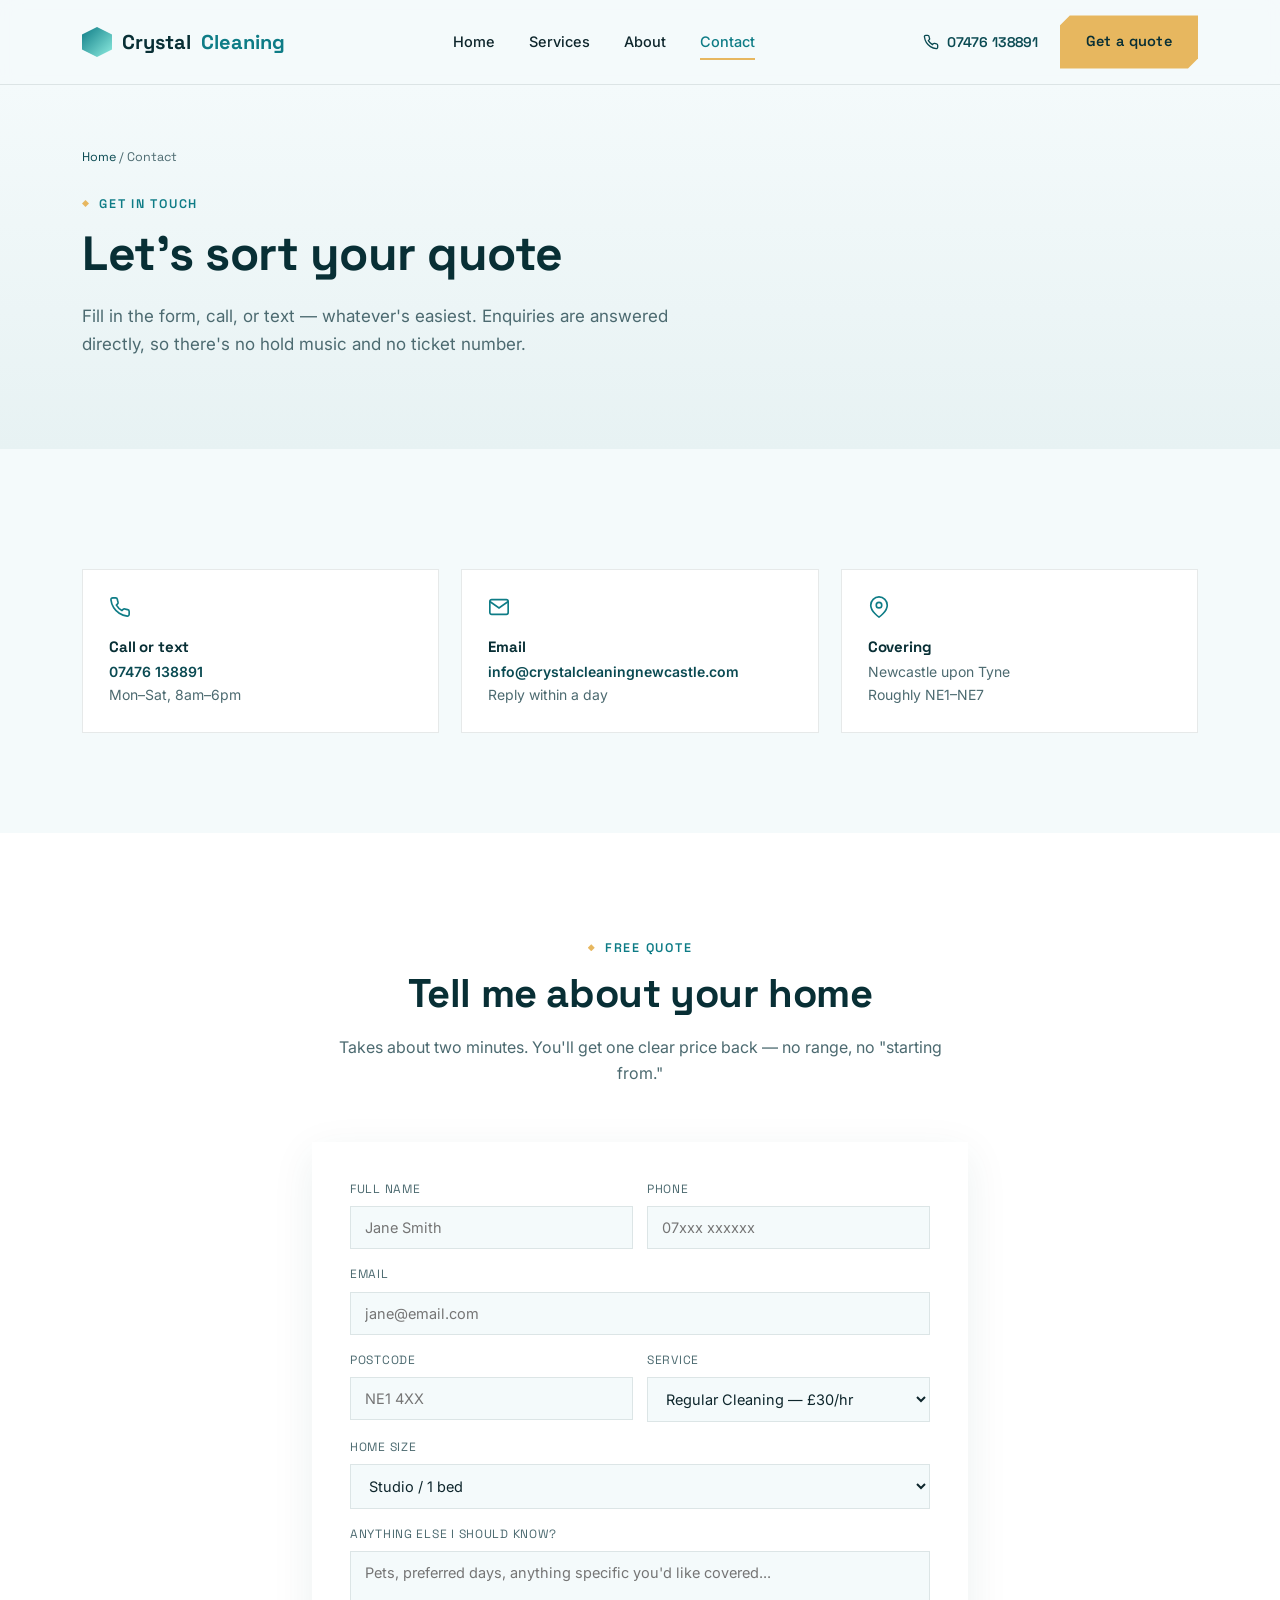
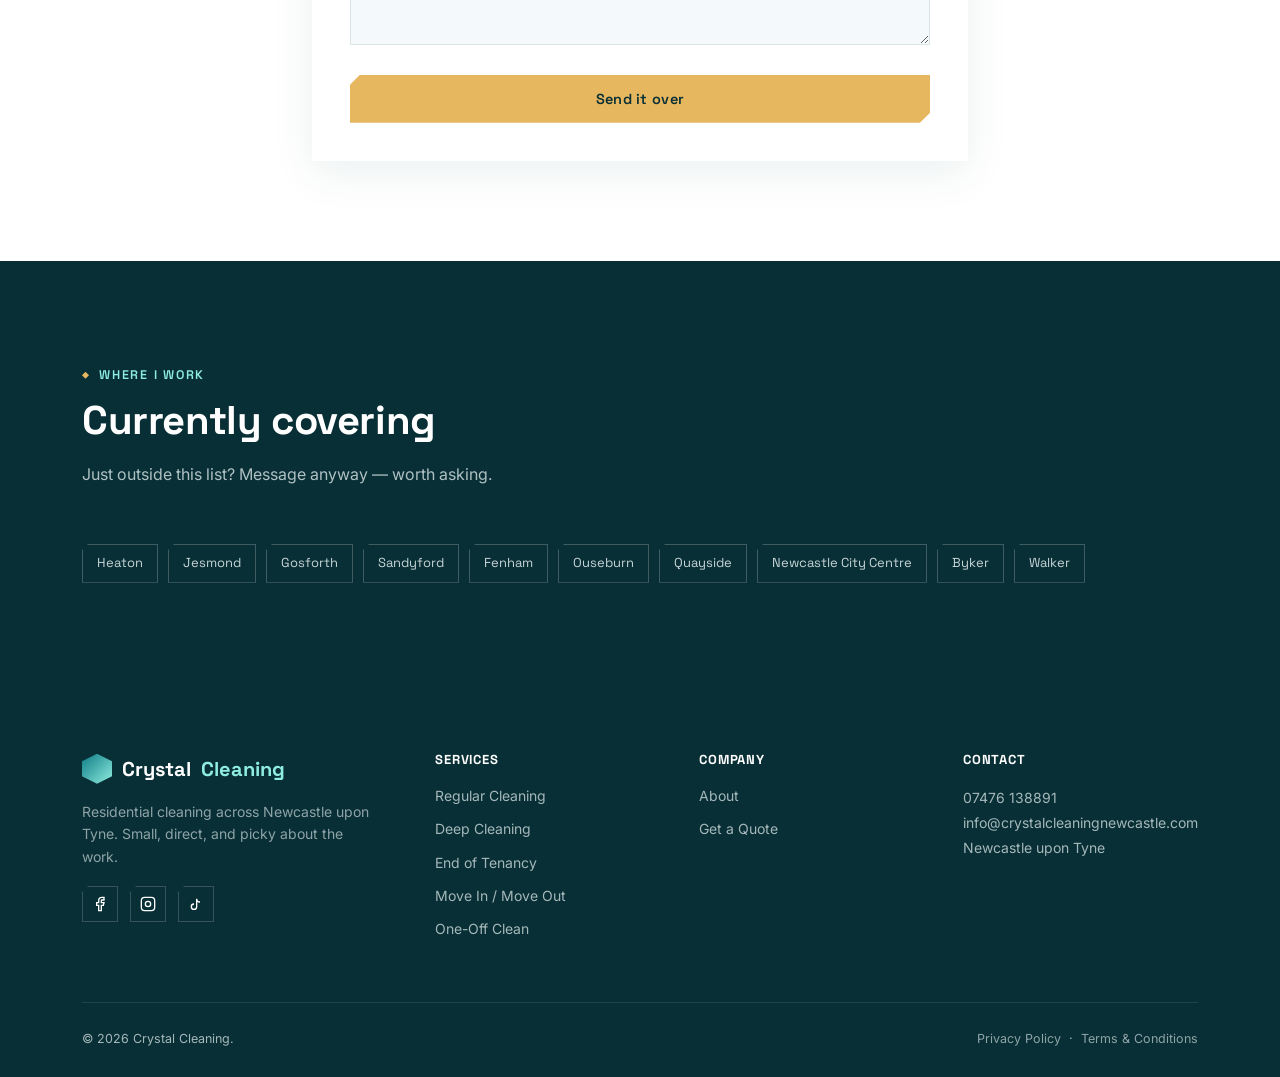
<file: contact.html>
<!DOCTYPE html>
<html lang="en-GB">
<head>
<meta charset="UTF-8">
<meta name="viewport" content="width=device-width, initial-scale=1.0">
<title>Contact — Crystal Cleaning, Newcastle</title>
<meta name="description" content="Get a free, no-obligation cleaning quote from Crystal Cleaning, Newcastle. Usually a reply within a day.">
<link rel="preconnect" href="https://fonts.googleapis.com">
<link rel="preconnect" href="https://fonts.gstatic.com" crossorigin>
<link href="https://fonts.googleapis.com/css2?family=Space+Grotesk:wght@500;600;700&family=Inter:wght@400;500;600;700&display=swap" rel="stylesheet">
<link rel="stylesheet" href="style.css">
</head>
<body>

<header class="site-header">
  <div class="wrap">
    <a href="index.html" class="logo"><span class="logo-mark"></span>Crystal<span>Cleaning</span></a>
    <nav class="main-nav">
      <a href="index.html">Home</a>
      <a href="services.html">Services</a>
      <a href="about.html">About</a>
      <a href="contact.html" class="active">Contact</a>
    </nav>
    <div class="header-cta">
      <a href="tel:07476138891" class="header-phone">
        <svg viewBox="0 0 24 24" fill="none" stroke="currentColor" stroke-width="2"><path d="M22 16.92v3a2 2 0 0 1-2.18 2 19.79 19.79 0 0 1-8.63-3.07 19.5 19.5 0 0 1-6-6 19.79 19.79 0 0 1-3.07-8.67A2 2 0 0 1 4.11 2h3a2 2 0 0 1 2 1.72c.127.96.361 1.903.7 2.81a2 2 0 0 1-.45 2.11L8.09 9.91a16 16 0 0 0 6 6l1.27-1.27a2 2 0 0 1 2.11-.45c.907.339 1.85.573 2.81.7A2 2 0 0 1 22 16.92z"/></svg>
        07476 138891
      </a>
      <a href="contact.html" class="btn btn-primary">Get a quote</a>
      <button class="nav-toggle" id="navToggle" aria-label="Open menu">
        <svg viewBox="0 0 24 24" fill="none" stroke="currentColor" stroke-width="2"><line x1="3" y1="6" x2="21" y2="6"/><line x1="3" y1="12" x2="21" y2="12"/><line x1="3" y1="18" x2="21" y2="18"/></svg>
      </button>
    </div>
  </div>
</header>

<div class="mobile-menu" id="mobileMenu">
  <button class="mobile-menu-close" id="mobileMenuClose" aria-label="Close menu">
    <svg viewBox="0 0 24 24" fill="none" stroke="currentColor" stroke-width="2"><line x1="18" y1="6" x2="6" y2="18"/><line x1="6" y1="6" x2="18" y2="18"/></svg>
  </button>
  <a href="index.html">Home</a>
  <a href="services.html">Services</a>
  <a href="about.html">About</a>
  <a href="contact.html" class="active">Contact</a>
  <a href="tel:07476138891">07476 138891</a>
</div>

<main>

  <section class="page-hero">
    <div class="wrap">
      <div class="breadcrumb"><a href="index.html">Home</a> / Contact</div>
      <div class="eyebrow">Get in touch</div>
      <h1>Let's sort your quote</h1>
      <p class="lede">Fill in the form, call, or text — whatever's easiest. Enquiries are answered directly, so there's no hold music and no ticket number.</p>
    </div>
  </section>

  <section class="section">
    <div class="wrap">
      <div class="contact-info-grid">
        <div class="contact-info-card reveal">
          <svg viewBox="0 0 24 24" fill="none" stroke="currentColor" stroke-width="1.8"><path d="M22 16.92v3a2 2 0 0 1-2.18 2 19.79 19.79 0 0 1-8.63-3.07 19.5 19.5 0 0 1-6-6 19.79 19.79 0 0 1-3.07-8.67A2 2 0 0 1 4.11 2h3a2 2 0 0 1 2 1.72c.127.96.361 1.903.7 2.81a2 2 0 0 1-.45 2.11L8.09 9.91a16 16 0 0 0 6 6l1.27-1.27a2 2 0 0 1 2.11-.45c.907.339 1.85.573 2.81.7A2 2 0 0 1 22 16.92z"/></svg>
          <h4>Call or text</h4>
          <p><a href="tel:07476138891">07476 138891</a><br>Mon–Sat, 8am–6pm</p>
        </div>
        <div class="contact-info-card reveal">
          <svg viewBox="0 0 24 24" fill="none" stroke="currentColor" stroke-width="1.8"><path d="M4 4h16c1.1 0 2 .9 2 2v12c0 1.1-.9 2-2 2H4c-1.1 0-2-.9-2-2V6c0-1.1.9-2 2-2z"/><polyline points="22 6 12 13 2 6"/></svg>
          <h4>Email</h4>
          <p><a href="mailto:info@crystalcleaningnewcastle.com">info@crystalcleaningnewcastle.com</a><br>Reply within a day</p>
        </div>
        <div class="contact-info-card reveal">
          <svg viewBox="0 0 24 24" fill="none" stroke="currentColor" stroke-width="1.8"><path d="M21 10c0 7-9 13-9 13s-9-6-9-13a9 9 0 0 1 18 0z"/><circle cx="12" cy="10" r="3"/></svg>
          <h4>Covering</h4>
          <p>Newcastle upon Tyne<br>Roughly NE1–NE7</p>
        </div>
      </div>
    </div>
  </section>

  <section class="section section-alt">
    <div class="wrap" style="max-width: 720px;">
      <div class="section-head center">
        <div class="eyebrow">Free Quote</div>
        <h2>Tell me about your home</h2>
        <p>Takes about two minutes. You'll get one clear price back — no range, no "starting from."</p>
      </div>

      <form class="quote-form" id="quoteForm" style="clip-path: none; box-shadow: 0 12px 40px rgba(10,74,82,.08);">
        <div class="field-row">
          <div class="field">
            <label for="name">Full name</label>
            <input type="text" id="name" name="name" required placeholder="Jane Smith">
          </div>
          <div class="field">
            <label for="phone">Phone</label>
            <input type="tel" id="phone" name="phone" required placeholder="07xxx xxxxxx">
          </div>
        </div>

        <div class="field">
          <label for="email">Email</label>
          <input type="email" id="email" name="email" required placeholder="jane@email.com">
        </div>

        <div class="field-row">
          <div class="field">
            <label for="postcode">Postcode</label>
            <input type="text" id="postcode" name="postcode" required placeholder="NE1 4XX">
          </div>
          <div class="field">
            <label for="service">Service</label>
            <select id="service" name="service">
              <option>Regular Cleaning — £30/hr</option>
              <option>Deep Cleaning — £200 flat</option>
              <option>End of Tenancy — £300 flat</option>
              <option>Move In / Move Out — £40/hr</option>
              <option>One-Off Clean — £30/hr</option>
              <option>Not sure yet</option>
            </select>
          </div>
        </div>

        <div class="field">
          <label for="bedrooms">Home size</label>
          <select id="bedrooms" name="bedrooms">
            <option>Studio / 1 bed</option>
            <option>2 bed</option>
            <option>3 bed</option>
            <option>4+ bed</option>
          </select>
        </div>

        <div class="field">
          <label for="message">Anything else I should know?</label>
          <textarea id="message" name="message" rows="4" placeholder="Pets, preferred days, anything specific you'd like covered..."></textarea>
        </div>

        <button type="submit" class="btn btn-primary">Send it over</button>
        <p class="form-status" id="formStatus">Thanks — I'll be in touch within a day.</p>
      </form>
    </div>
  </section>

  <!-- ============ AREAS ============ -->
  <section class="section process">
    <div class="wrap">
      <div class="section-head">
        <div class="eyebrow">Where I work</div>
        <h2>Currently covering</h2>
        <p style="color: rgba(231,242,243,.75);">Just outside this list? Message anyway — worth asking.</p>
      </div>
      <div class="areas-list">
        <span>Heaton</span>
        <span>Jesmond</span>
        <span>Gosforth</span>
        <span>Sandyford</span>
        <span>Fenham</span>
        <span>Ouseburn</span>
        <span>Quayside</span>
        <span>Newcastle City Centre</span>
        <span>Byker</span>
        <span>Walker</span>
      </div>
    </div>
  </section>

</main>

<footer class="site-footer">
  <div class="wrap">
    <div class="footer-top">
      <div class="footer-brand">
        <a href="index.html" class="logo"><span class="logo-mark"></span>Crystal<span>Cleaning</span></a>
        <p>Residential cleaning across Newcastle upon Tyne. Small, direct, and picky about the work.</p>
        <div class="footer-socials">
          <a href="#" aria-label="Facebook"><svg viewBox="0 0 24 24" fill="none" stroke="currentColor" stroke-width="2"><path d="M18 2h-3a5 5 0 0 0-5 5v3H7v4h3v8h4v-8h3l1-4h-4V7a1 1 0 0 1 1-1h3z"/></svg></a>
          <a href="#" aria-label="Instagram"><svg viewBox="0 0 24 24" fill="none" stroke="currentColor" stroke-width="2"><rect x="2" y="2" width="20" height="20" rx="5"/><circle cx="12" cy="12" r="4"/><line x1="17.5" y1="6.5" x2="17.5" y2="6.5"/></svg></a>
          <a href="#" aria-label="TikTok"><svg viewBox="0 0 24 24" fill="none" stroke="currentColor" stroke-width="2"><path d="M9 12a4 4 0 1 0 4 4V4a5 5 0 0 0 5 5"/></svg></a>
        </div>
      </div>
      <div class="footer-col">
        <h4>Services</h4>
        <ul>
          <li><a href="services.html#regular">Regular Cleaning</a></li>
          <li><a href="services.html#deep">Deep Cleaning</a></li>
          <li><a href="services.html#tenancy">End of Tenancy</a></li>
          <li><a href="services.html#moving">Move In / Move Out</a></li>
          <li><a href="services.html#one-off">One-Off Clean</a></li>
        </ul>
      </div>
      <div class="footer-col">
        <h4>Company</h4>
        <ul>
          <li><a href="about.html">About</a></li>
          <li><a href="contact.html">Get a Quote</a></li>
        </ul>
      </div>
      <div class="footer-col">
        <h4>Contact</h4>
        <address>
          07476 138891<br>
          info@crystalcleaningnewcastle.com<br>
          Newcastle upon Tyne
        </address>
      </div>
    </div>
    <div class="footer-bottom">
      <span>© 2026 Crystal Cleaning.</span>
      <span><a href="#">Privacy Policy</a> &nbsp;·&nbsp; <a href="#">Terms &amp; Conditions</a></span>
    </div>
  </div>
</footer>

<script src="script.js"></script>
</body>
</html>
</file>
<file: style.css>
/* ============================================================
   CRYSTAL CLEANING — design tokens
   Signature: a "cut facet" corner (inspired by a cut gemstone)
   used consistently on cards, images, buttons and dividers.
   ============================================================ */

:root {
  /* colour */
  --bg:        #F4FAFB;
  --bg-alt:    #E7F2F3;
  --surface:   #FFFFFF;
  --ink:       #0E262C;
  --ink-soft:  #4C6A70;
  --teal:      #0E7C86;
  --teal-deep: #0A4A52;
  --teal-dark: #082F35;
  --aqua:      #8FEDE0;
  --gold:      #E7B75F;
  --gold-deep: #C9963E;
  --line:      rgba(14, 38, 44, 0.10);

  /* type */
  --f-display: "Space Grotesk", "Manrope", sans-serif;
  --f-body:    "Inter", sans-serif;
  --f-label:   "Space Grotesk", monospace;

  /* facet cut size */
  --cut: 22px;
  --cut-sm: 12px;

  /* motion */
  --ease: cubic-bezier(.22,.68,0,1);
}

@media (prefers-reduced-motion: reduce) {
  * { animation-duration: 0.001ms !important; animation-iteration-count: 1 !important; transition-duration: 0.001ms !important; scroll-behavior: auto !important; }
}

* { box-sizing: border-box; }
html {
  scroll-behavior: smooth;
  overflow-x: hidden; /* guards against decorative facet/shard elements peeking past the edge on narrow screens */
  -webkit-text-size-adjust: 100%;
}

body {
  margin: 0;
  background: var(--bg);
  color: var(--ink);
  font-family: var(--f-body);
  font-size: 16px;
  line-height: 1.6;
  -webkit-font-smoothing: antialiased;
  overflow-wrap: break-word; /* long emails/urls never force horizontal scroll */
}

img { max-width: 100%; display: block; }

a { color: inherit; text-decoration: none; }

/* ---------- visible keyboard focus (never rely on hover/click alone) ---------- */
a:focus-visible,
button:focus-visible,
input:focus-visible,
select:focus-visible,
textarea:focus-visible {
  outline: 2px solid var(--teal);
  outline-offset: 3px;
  border-radius: 2px;
}
.btn:focus-visible { outline-offset: 4px; }
.field input:focus-visible,
.field select:focus-visible,
.field textarea:focus-visible { outline-offset: 0; }

h1, h2, h3, h4 {
  font-family: var(--f-display);
  color: var(--teal-dark);
  margin: 0 0 0.5em;
  line-height: 1.08;
  letter-spacing: -0.01em;
}

p { margin: 0 0 1em; color: var(--ink-soft); }

.wrap {
  max-width: 1180px;
  margin: 0 auto;
  padding: 0 32px;
}

.eyebrow {
  display: inline-flex;
  align-items: center;
  gap: 10px;
  font-family: var(--f-label);
  font-size: 12.5px;
  letter-spacing: 0.14em;
  text-transform: uppercase;
  color: var(--teal);
  font-weight: 600;
  margin-bottom: 14px;
}
.eyebrow::before {
  content: "";
  width: 7px; height: 7px;
  background: var(--gold);
  clip-path: polygon(50% 0%, 100% 50%, 50% 100%, 0% 50%);
  flex: none;
}

section { position: relative; }

/* ---------- facet cut utility (the signature shape) ---------- */
.facet {
  clip-path: polygon(
    var(--cut) 0%, 100% 0%, 100% calc(100% - var(--cut)), calc(100% - var(--cut)) 100%, 0% 100%, 0% var(--cut)
  );
}
.facet-sm {
  clip-path: polygon(
    var(--cut-sm) 0%, 100% 0%, 100% calc(100% - var(--cut-sm)), calc(100% - var(--cut-sm)) 100%, 0% 100%, 0% var(--cut-sm)
  );
}
.facet-rev {
  clip-path: polygon(
    0% 0%, calc(100% - var(--cut)) 0%, 100% var(--cut), 100% 100%, var(--cut) 100%, 0% calc(100% - var(--cut))
  );
}

/* ---------- buttons ---------- */
.btn {
  --cut-btn: 10px;
  display: inline-flex;
  align-items: center;
  gap: 10px;
  padding: 15px 26px;
  font-family: var(--f-label);
  font-size: 14.5px;
  font-weight: 600;
  letter-spacing: 0.02em;
  border: none;
  cursor: pointer;
  clip-path: polygon(var(--cut-btn) 0%, 100% 0%, 100% calc(100% - var(--cut-btn)), calc(100% - var(--cut-btn)) 100%, 0% 100%, 0% var(--cut-btn));
  transition: transform .35s var(--ease), box-shadow .35s var(--ease), background .35s var(--ease);
}
.btn-primary {
  background: var(--gold);
  color: var(--teal-dark);
}
.btn-primary:hover { background: #f0c471; transform: translateY(-2px); box-shadow: 0 10px 24px rgba(231,183,95,.35); }

.btn-ghost {
  background: transparent;
  color: var(--surface);
  border: 1px solid rgba(255,255,255,.4);
}
.btn-ghost:hover { border-color: #fff; background: rgba(255,255,255,.08); }

.btn-dark {
  background: var(--teal-dark);
  color: var(--surface);
}
.btn-dark:hover { background: var(--teal-deep); transform: translateY(-2px); }

/* ============================================================
   HEADER
   ============================================================ */
.site-header {
  position: sticky;
  top: 0;
  z-index: 50;
  background: rgba(244, 250, 251, 0.86);
  backdrop-filter: blur(10px);
  border-bottom: 1px solid var(--line);
}
.site-header .wrap {
  display: flex;
  align-items: center;
  justify-content: space-between;
  height: 84px;
}
.logo {
  display: flex;
  align-items: center;
  gap: 10px;
  font-family: var(--f-display);
  font-weight: 700;
  font-size: 20px;
  color: var(--teal-dark);
}
.logo-mark {
  width: 30px; height: 30px;
  background: linear-gradient(135deg, var(--teal), var(--aqua));
  clip-path: polygon(50% 0%, 100% 25%, 100% 75%, 50% 100%, 0% 75%, 0% 25%);
  flex: none;
}
.logo span { color: var(--teal); }

.main-nav {
  display: flex;
  align-items: center;
  gap: 34px;
}
.main-nav a {
  font-size: 14.5px;
  font-weight: 500;
  color: var(--ink);
  position: relative;
  padding: 6px 0;
}
.main-nav a::after {
  content: "";
  position: absolute;
  left: 0; bottom: 0;
  width: 0; height: 2px;
  background: var(--gold);
  transition: width .3s var(--ease);
}
.main-nav a:hover::after { width: 100%; }

.header-cta { display: flex; align-items: center; gap: 22px; }
.header-phone {
  font-family: var(--f-label);
  font-size: 14px;
  font-weight: 600;
  color: var(--teal-deep);
  display: flex;
  align-items: center;
  gap: 8px;
}
.header-phone svg { width: 16px; height: 16px; }

.nav-toggle { display: none; }

/* ============================================================
   HERO
   ============================================================ */
.hero {
  background: linear-gradient(180deg, var(--bg) 0%, var(--bg-alt) 100%);
  overflow: hidden;
  padding: 76px 0 0;
}
.hero .wrap {
  display: grid;
  grid-template-columns: 1.05fr 0.95fr;
  gap: 40px;
  align-items: center;
}
.hero-copy h1 {
  font-size: clamp(38px, 4.6vw, 62px);
  max-width: 12.5ch;
}
.hero-copy .lede {
  font-size: 18px;
  max-width: 46ch;
  margin-bottom: 30px;
}
.hero-actions {
  display: flex;
  align-items: center;
  gap: 22px;
  flex-wrap: wrap;
  margin-bottom: 40px;
}
.hero-note {
  font-size: 13.5px;
  color: var(--ink-soft);
  font-family: var(--f-label);
}

.hero-stats {
  display: flex;
  gap: 30px;
  flex-wrap: wrap;
  padding-top: 26px;
  border-top: 1px solid var(--line);
}
.hero-stats div { display: flex; align-items: center; gap: 10px; }
.hero-stats svg { width: 22px; height: 22px; color: var(--teal); flex: none; }
.hero-stats span { font-size: 13.5px; font-weight: 500; color: var(--ink); max-width: 14ch; }

.hero-visual {
  position: relative;
  aspect-ratio: 4/4.6;
}
.hero-visual .frame {
  position: absolute;
  inset: 0;
  background: linear-gradient(145deg, var(--teal-deep), var(--teal) 55%, var(--aqua));
  clip-path: polygon(38px 0%, 100% 0%, 100% calc(100% - 38px), calc(100% - 38px) 100%, 0% 100%, 0% 38px);
  overflow: hidden;
}
.hero-visual img {
  width: 100%; height: 100%; object-fit: cover;
  mix-blend-mode: normal;
  opacity: .92;
}
.hero-visual .shard {
  position: absolute;
  background: var(--gold);
  clip-path: polygon(50% 0%, 100% 38%, 82% 100%, 18% 100%, 0% 38%);
}
.hero-visual .shard-1 { width: 92px; height: 92px; top: -30px; right: 30px; opacity: .95; }
.hero-visual .shard-2 { width: 46px; height: 46px; bottom: 40px; left: -20px; background: var(--surface); opacity: .85; }
.hero-visual .badge {
  position: absolute;
  bottom: 22px; left: 22px;
  background: rgba(8, 47, 53, 0.82);
  backdrop-filter: blur(6px);
  color: #fff;
  padding: 14px 18px;
  font-family: var(--f-label);
  font-size: 12.5px;
  letter-spacing: .05em;
  text-transform: uppercase;
  clip-path: polygon(10px 0%, 100% 0%, 100% 100%, 0% 100%, 0% 10px);
}
.hero-visual .badge strong { display: block; font-size: 15px; color: var(--aqua); letter-spacing: 0; text-transform: none; font-family: var(--f-body); font-weight: 700; margin-top: 2px; }

/* trust strip */
.trust-strip {
  background: var(--teal-dark);
  margin-top: 70px;
}
.trust-strip .wrap {
  display: grid;
  grid-template-columns: repeat(4, 1fr);
  gap: 0;
}
.trust-item {
  display: flex;
  align-items: center;
  gap: 12px;
  padding: 22px 20px;
  border-left: 1px solid rgba(255,255,255,.1);
  color: #E7F2F3;
  font-size: 14px;
  font-weight: 500;
}
.trust-item:first-child { border-left: none; padding-left: 0; }
.trust-item svg { width: 22px; height: 22px; color: var(--aqua); flex: none; }

/* ============================================================
   SECTION HEADERS
   ============================================================ */
.section { padding: 100px 0; }
.section-alt { background: var(--surface); }
.section-head {
  max-width: 640px;
  margin-bottom: 56px;
}
.section-head.center { margin-left: auto; margin-right: auto; text-align: center; }
.section-head h2 { font-size: clamp(28px, 3.2vw, 40px); }

/* ============================================================
   SERVICES
   ============================================================ */
.services-grid {
  display: grid;
  grid-template-columns: repeat(3, 1fr);
  gap: 22px;
}
.service-card {
  background: var(--surface);
  border: 1px solid var(--line);
  padding: 34px 28px 30px;
  transition: transform .4s var(--ease), box-shadow .4s var(--ease), border-color .4s var(--ease);
}
.service-card:hover {
  transform: translateY(-6px);
  box-shadow: 0 22px 40px rgba(10,74,82,.10);
  border-color: transparent;
}
.service-icon {
  width: 52px; height: 52px;
  background: var(--bg-alt);
  display: flex; align-items: center; justify-content: center;
  margin-bottom: 22px;
  clip-path: polygon(8px 0%, 100% 0%, 100% 100%, 0% 100%, 0% 8px);
}
.service-icon svg { width: 26px; height: 26px; color: var(--teal); }
.service-card h3 { font-size: 19px; margin-bottom: 8px; }
.service-card p { font-size: 14.5px; margin-bottom: 18px; }
.service-card .link {
  font-family: var(--f-label);
  font-size: 13px;
  font-weight: 600;
  color: var(--teal-deep);
  display: inline-flex;
  align-items: center;
  gap: 6px;
}
.service-card .link svg { width: 13px; height: 13px; transition: transform .3s var(--ease); }
.service-card:hover .link svg { transform: translateX(4px); }

/* ============================================================
   FEATURE (regular cleaning split)
   ============================================================ */
.feature {
  display: grid;
  grid-template-columns: 0.95fr 1.05fr;
  gap: 64px;
  align-items: center;
}
.feature-img { position: relative; aspect-ratio: 3/3.6; }
.feature-img .frame {
  position: absolute; inset: 0;
  background: var(--bg-alt);
  overflow: hidden;
  clip-path: polygon(0% 0%, calc(100% - 30px) 0%, 100% 30px, 100% 100%, 30px 100%, 0% calc(100% - 30px));
}
.feature-img img { width: 100%; height: 100%; object-fit: cover; }
.checklist { list-style: none; margin: 0 0 32px; padding: 0; }
.checklist li {
  display: flex;
  gap: 14px;
  align-items: flex-start;
  padding: 13px 0;
  border-bottom: 1px solid var(--line);
  font-size: 15px;
  color: var(--ink);
}
.checklist li:first-child { padding-top: 0; }
.checklist svg { width: 18px; height: 18px; color: var(--teal); margin-top: 2px; flex: none; }

/* ============================================================
   EXTRAS
   ============================================================ */
.extras-scroller {
  display: grid;
  grid-template-columns: repeat(4, 1fr);
  gap: 18px;
}
.extra-card {
  position: relative;
  aspect-ratio: 1/1.05;
  overflow: hidden;
  clip-path: polygon(16px 0%, 100% 0%, 100% 100%, 0% 100%, 0% 16px);
}
.extra-card img { width: 100%; height: 100%; object-fit: cover; transition: transform .6s var(--ease); }
.extra-card:hover img { transform: scale(1.08); }
.extra-card .tint {
  position: absolute; inset: 0;
  background: linear-gradient(180deg, rgba(8,47,53,0) 40%, rgba(8,47,53,.86) 100%);
}
.extra-card .label {
  position: absolute; left: 16px; right: 16px; bottom: 16px;
  color: #fff;
}
.extra-card .label h4 { color: #fff; font-size: 15px; margin-bottom: 4px; }
.extra-card .label p { color: rgba(255,255,255,.75); font-size: 12.5px; margin: 0; }

/* ============================================================
   PROCESS
   ============================================================ */
.process {
  background: var(--teal-dark);
  color: var(--surface);
}
.process .section-head h2, .process .eyebrow { color: var(--surface); }
.process .eyebrow { color: var(--aqua); }
.process-grid {
  display: grid;
  grid-template-columns: repeat(4, 1fr);
  gap: 0;
  position: relative;
}
.process-step {
  padding: 0 26px 0 0;
  position: relative;
}
.process-step:not(:last-child)::after {
  content: "";
  position: absolute;
  top: 26px; right: -1px;
  width: 24px; height: 1px;
  background: rgba(255,255,255,.25);
  display: none;
}
.process-num {
  font-family: var(--f-label);
  font-size: 13px;
  color: var(--gold);
  letter-spacing: .1em;
  margin-bottom: 18px;
}
.process-step h3 { color: var(--surface); font-size: 18px; margin-bottom: 10px; }
.process-step p { color: rgba(231,242,243,.68); font-size: 14px; }

/* ============================================================
   WHY US
   ============================================================ */
.why-grid {
  display: grid;
  grid-template-columns: repeat(3, 1fr);
  gap: 1px;
  background: var(--line);
  border: 1px solid var(--line);
}
.why-item {
  background: var(--surface);
  padding: 34px 30px;
}
.why-item svg { width: 24px; height: 24px; color: var(--teal); margin-bottom: 16px; }
.why-item h3 { font-size: 16.5px; margin-bottom: 8px; }
.why-item p { font-size: 14px; margin: 0; }

/* ============================================================
   TESTIMONIALS
   ============================================================ */
.testimonial-track {
  display: grid;
  grid-template-columns: repeat(3, 1fr);
  gap: 22px;
}
.testimonial-card {
  background: var(--surface);
  border: 1px solid var(--line);
  padding: 30px 28px;
}
.stars { display: flex; gap: 3px; margin-bottom: 18px; }
.stars svg { width: 15px; height: 15px; color: var(--gold); }
.testimonial-card p { color: var(--ink); font-size: 15px; font-style: italic; }
.testimonial-who { display: flex; align-items: center; gap: 12px; margin-top: 18px; }
.testimonial-avatar {
  width: 38px; height: 38px;
  background: var(--bg-alt);
  color: var(--teal-deep);
  display: flex; align-items: center; justify-content: center;
  font-family: var(--f-label);
  font-weight: 700;
  font-size: 13px;
  clip-path: polygon(6px 0%, 100% 0%, 100% 100%, 0% 100%, 0% 6px);
  flex: none;
}
.testimonial-who span { font-size: 13.5px; font-weight: 600; color: var(--ink); }
.testimonial-who small { display: block; font-size: 12px; color: var(--ink-soft); font-weight: 400; }
.testimonial-note {
  text-align: center;
  font-size: 12.5px;
  color: var(--ink-soft);
  margin-top: 30px;
  font-family: var(--f-label);
  letter-spacing: .03em;
}

/* ============================================================
   QUOTE / CONTACT
   ============================================================ */
.quote {
  background: linear-gradient(135deg, var(--teal-deep), var(--teal));
  color: var(--surface);
  overflow: hidden;
  position: relative;
}
.quote .wrap {
  display: grid;
  grid-template-columns: 1fr 1fr;
  gap: 60px;
  align-items: start;
}
.quote-copy .eyebrow { color: var(--aqua); }
.quote-copy h2 { color: var(--surface); font-size: clamp(28px, 3.4vw, 40px); max-width: 12ch; }
.quote-copy p { color: rgba(231,242,243,.78); max-width: 42ch; }
.quote-list { list-style: none; margin: 30px 0 0; padding: 0; }
.quote-list li {
  display: flex; gap: 12px; align-items: center;
  padding: 10px 0;
  font-size: 14.5px;
  color: rgba(231,242,243,.9);
}
.quote-list svg { width: 16px; height: 16px; color: var(--gold); flex: none; }

.quote-form {
  background: var(--surface);
  padding: 38px;
  clip-path: polygon(0% 0%, calc(100% - 26px) 0%, 100% 26px, 100% 100%, 26px 100%, 0% calc(100% - 26px));
}
.quote-form h3 { color: var(--teal-dark); font-size: 20px; margin-bottom: 4px; }
.quote-form .sub { color: var(--ink-soft); font-size: 13.5px; margin-bottom: 24px; }
.field { margin-bottom: 16px; }
.field label {
  display: block;
  font-family: var(--f-label);
  font-size: 12px;
  letter-spacing: .06em;
  text-transform: uppercase;
  color: var(--ink-soft);
  margin-bottom: 7px;
}
.field input, .field select, .field textarea {
  width: 100%;
  border: 1px solid var(--line);
  background: var(--bg);
  padding: 12px 14px;
  font-family: var(--f-body);
  font-size: 14.5px;
  color: var(--ink);
  outline: none;
  transition: border-color .3s;
}
.field input:focus, .field select:focus, .field textarea:focus { border-color: var(--teal); }
.field-row { display: grid; grid-template-columns: 1fr 1fr; gap: 14px; }
.quote-form .btn { width: 100%; justify-content: center; margin-top: 6px; }
.form-status { font-size: 13px; margin-top: 12px; color: var(--teal-deep); display: none; }

/* ============================================================
   FOOTER
   ============================================================ */
.site-footer {
  background: var(--teal-dark);
  color: rgba(231,242,243,.7);
  padding: 70px 0 28px;
}
.footer-top {
  display: grid;
  grid-template-columns: 1.4fr 1fr 1fr 1fr;
  gap: 40px;
  padding-bottom: 50px;
  border-bottom: 1px solid rgba(255,255,255,.1);
}
.footer-brand .logo { color: var(--surface); margin-bottom: 16px; }
.footer-brand .logo span { color: var(--aqua); }
.footer-brand p { font-size: 14px; max-width: 32ch; color: rgba(231,242,243,.6); }
.footer-socials { display: flex; gap: 12px; margin-top: 18px; }
.footer-socials a {
  width: 36px; height: 36px;
  border: 1px solid rgba(255,255,255,.18);
  display: flex; align-items: center; justify-content: center;
  clip-path: polygon(6px 0%, 100% 0%, 100% 100%, 0% 100%, 0% 6px);
  transition: background .3s, border-color .3s;
}
.footer-socials a:hover { background: rgba(255,255,255,.08); border-color: var(--aqua); }
.footer-socials svg { width: 16px; height: 16px; color: var(--surface); }

.footer-col h4 {
  color: var(--surface);
  font-size: 13px;
  letter-spacing: .06em;
  text-transform: uppercase;
  font-family: var(--f-label);
  margin-bottom: 18px;
}
.footer-col ul { list-style: none; margin: 0; padding: 0; }
.footer-col li { margin-bottom: 11px; font-size: 14px; }
.footer-col a:hover { color: var(--aqua); }
.footer-col address { font-style: normal; font-size: 14px; line-height: 1.8; }

.footer-bottom {
  display: flex;
  justify-content: space-between;
  align-items: center;
  padding-top: 26px;
  font-size: 12.5px;
  flex-wrap: wrap;
  gap: 12px;
}
.footer-bottom a { color: rgba(231,242,243,.6); }
.footer-bottom a:hover { color: var(--aqua); }

/* ============================================================
   RESPONSIVE
   ============================================================ */
@media (max-width: 980px) {
  .hero .wrap { grid-template-columns: 1fr; }
  .hero-visual { order: -1; max-width: 420px; margin: 0 auto; }
  .trust-strip .wrap, .why-grid, .testimonial-track, .services-grid { grid-template-columns: repeat(2, 1fr); }
  .extras-scroller { grid-template-columns: repeat(2, 1fr); }
  .process-grid { grid-template-columns: repeat(2, 1fr); gap: 34px 0; }
  .feature { grid-template-columns: 1fr; gap: 40px; }
  .feature-img { order: -1; max-width: 420px; margin: 0 auto; width: 100%; }
  .quote .wrap { grid-template-columns: 1fr; }
  .footer-top { grid-template-columns: 1fr 1fr; }
}

@media (max-width: 720px) {
  .main-nav, .header-phone { display: none; }
  .site-header .wrap { height: 72px; }
  .nav-toggle {
    display: flex;
    align-items: center; justify-content: center;
    width: 44px; height: 44px;
    background: var(--teal-dark);
    clip-path: polygon(6px 0%, 100% 0%, 100% 100%, 0% 100%, 0% 6px);
    border: none; cursor: pointer;
    flex: none;
  }
  .nav-toggle svg { width: 18px; height: 18px; color: #fff; }
  .wrap { padding: 0 20px; }
  .section { padding: 68px 0; }
  .trust-strip .wrap, .why-grid, .testimonial-track, .services-grid, .extras-scroller, .process-grid, .footer-top { grid-template-columns: 1fr; }
  .trust-item { border-left: none; padding: 16px 0; border-bottom: 1px solid rgba(255,255,255,.1); }
  .field-row { grid-template-columns: 1fr; }
  .hero { padding-top: 20px; }
  .hero-stats { gap: 20px; }
}

/* ============================================================
   SMALL PHONES (≤480px) — tighter header, type and spacing so
   nothing crowds or overflows on the narrowest devices
   ============================================================ */
@media (max-width: 480px) {
  .wrap { padding: 0 16px; }
  .section { padding: 48px 0; }
  .section-head { margin-bottom: 36px; }

  /* header: shrink logo + CTA so they never fight for space */
  .site-header .wrap { height: 68px; }
  .logo { font-size: 16px; gap: 8px; }
  .logo-mark { width: 24px; height: 24px; }
  .header-cta { gap: 10px; }
  .header-cta .btn-primary {
    padding: 10px 14px;
    font-size: 12.5px;
  }

  .hero { padding-top: 8px; }
  .hero-copy h1 { font-size: clamp(30px, 9vw, 40px); max-width: none; }
  .hero-copy .lede { font-size: 16px; }
  .hero-actions { gap: 14px 18px; margin-bottom: 30px; }
  .hero-stats { flex-direction: column; align-items: flex-start; gap: 14px; }
  .hero-visual { max-width: 300px; }
  .hero-visual .shard-1 { width: 64px; height: 64px; right: 14px; top: -18px; }
  .hero-visual .shard-2 { width: 32px; height: 32px; left: -10px; }
  .hero-visual .badge { left: 14px; bottom: 14px; padding: 10px 14px; font-size: 11px; }

  .page-hero { padding: 44px 0 48px; }
  .page-hero h1 { font-size: clamp(26px, 8vw, 34px); }
  .page-hero .lede { font-size: 15.5px; }

  .service-card, .why-item, .testimonial-card, .contact-info-card { padding: 24px 20px; }
  .price-card { padding: 22px 18px; }
  .price-card .amount { font-size: 26px; }

  .quote-form { padding: 26px 20px; }
  .quote-copy h2 { max-width: none; }

  .founder-img .tag { left: 0; }
  .pull-quote { font-size: 17px; padding-left: 18px; }

  .reviews-summary { padding: 20px; gap: 18px; }
  .reviews-summary .big-stat { font-size: 32px; }

  .faq-q { font-size: 15px; gap: 12px; }

  .footer-bottom { flex-direction: column; align-items: flex-start; gap: 8px; }
}

.mobile-menu {
  display: none;
  position: fixed;
  inset: 0;
  background: var(--teal-dark);
  z-index: 60;
  padding: 100px 32px 40px;
  flex-direction: column;
  gap: 26px;
}
.mobile-menu.open { display: flex; }
.mobile-menu a { color: #fff; font-family: var(--f-display); font-size: 24px; }
.mobile-menu-close {
  position: absolute; top: 20px; right: 20px;
  width: 44px; height: 44px;
  border: none; background: rgba(255,255,255,.08);
  clip-path: polygon(6px 0%, 100% 0%, 100% 100%, 0% 100%, 0% 6px);
  display: flex; align-items: center; justify-content: center;
  cursor: pointer;
}
.mobile-menu-close svg { width: 18px; height: 18px; color: #fff; }
.mobile-menu a {
  padding: 6px 0;
  border-bottom: 1px solid rgba(255,255,255,.08);
}

/* ============================================================
   PRICING GRID
   ============================================================ */
.price-grid {
  display: grid;
  grid-template-columns: repeat(4, 1fr);
  gap: 18px;
}
.price-card {
  background: var(--surface);
  border: 1px solid var(--line);
  padding: 30px 24px;
  text-align: left;
  transition: transform .35s var(--ease), box-shadow .35s var(--ease);
}
.price-card:hover { transform: translateY(-5px); box-shadow: 0 18px 32px rgba(10,74,82,.10); }
.price-card .amount {
  font-family: var(--f-display);
  font-size: 30px;
  color: var(--teal-dark);
  line-height: 1;
  margin-bottom: 4px;
}
.price-card .amount small { font-family: var(--f-body); font-size: 13px; color: var(--ink-soft); font-weight: 400; margin-left: 4px; }
.price-card h4 { font-size: 15.5px; margin: 10px 0 6px; color: var(--teal-deep); }
.price-card p { font-size: 13.5px; margin: 0; }

@media (max-width: 980px) {
  .price-grid { grid-template-columns: repeat(2, 1fr); }
}
@media (max-width: 720px) {
  .price-grid { grid-template-columns: 1fr; }
}

/* reveal on scroll */
.reveal { opacity: 0; transform: translateY(24px); transition: opacity .8s var(--ease), transform .8s var(--ease); }
.reveal.in { opacity: 1; transform: translateY(0); }

/* ============================================================
   ACTIVE NAV
   ============================================================ */
.main-nav a.active, .mobile-menu a.active { color: var(--teal); }
.main-nav a.active::after { width: 100%; }

/* ============================================================
   PAGE HERO (sub-pages)
   ============================================================ */
.page-hero {
  background: linear-gradient(180deg, var(--bg) 0%, var(--bg-alt) 100%);
  padding: 62px 0 74px;
}
.breadcrumb {
  font-family: var(--f-label);
  font-size: 12.5px;
  color: var(--ink-soft);
  margin-bottom: 22px;
}
.breadcrumb a { color: var(--teal-deep); }
.breadcrumb a:hover { color: var(--teal); }
.page-hero h1 { font-size: clamp(32px, 4vw, 48px); max-width: 16ch; }
.page-hero .lede { font-size: 17px; max-width: 56ch; }

/* ============================================================
   ABOUT — founder split
   ============================================================ */
.founder-split {
  display: grid;
  grid-template-columns: 0.85fr 1.15fr;
  gap: 64px;
  align-items: center;
}
.founder-img { position: relative; aspect-ratio: 3/3.7; }
.founder-img .frame {
  position: absolute; inset: 0;
  overflow: hidden;
  clip-path: polygon(30px 0%, 100% 0%, 100% 100%, 0% 100%, 0% 30px);
}
.founder-img img { width: 100%; height: 100%; object-fit: cover; }
.founder-img .tag {
  position: absolute; top: 18px; left: -14px;
  background: var(--gold);
  color: var(--teal-dark);
  font-family: var(--f-label);
  font-size: 12px;
  font-weight: 700;
  letter-spacing: .04em;
  padding: 9px 16px;
  clip-path: polygon(8px 0%, 100% 0%, 100% 100%, 0% 100%, 0% 8px);
}
.founder-copy .signature {
  font-family: var(--f-display);
  font-size: 22px;
  color: var(--teal-deep);
  margin-top: 26px;
}
.founder-copy .signature small { display: block; font-family: var(--f-body); font-size: 13px; color: var(--ink-soft); font-weight: 400; margin-top: 4px; }

/* pull quote */
.pull-quote {
  border-left: 3px solid var(--gold);
  padding: 4px 0 4px 24px;
  margin: 30px 0;
  font-family: var(--f-display);
  font-size: 20px;
  color: var(--teal-dark);
  font-weight: 500;
  line-height: 1.4;
}

/* values timeline-ish list */
.values-list { display: grid; gap: 0; }
.value-row {
  display: grid;
  grid-template-columns: 200px 1fr;
  gap: 30px;
  padding: 28px 0;
  border-bottom: 1px solid var(--line);
}
.value-row:first-child { padding-top: 0; }
.value-row h3 { font-size: 18px; margin: 0; color: var(--teal-deep); }
.value-row p { margin: 0; font-size: 15px; }

/* team strip */
.team-grid {
  display: grid;
  grid-template-columns: repeat(3, 1fr);
  gap: 22px;
}
.team-card { text-align: left; }
.team-photo { position: relative; aspect-ratio: 1/1.05; margin-bottom: 16px; overflow: hidden; clip-path: polygon(14px 0%, 100% 0%, 100% 100%, 0% 100%, 0% 14px); }
.team-photo img { width: 100%; height: 100%; object-fit: cover; }
.team-card h4 { font-size: 16px; margin-bottom: 2px; color: var(--teal-dark); }
.team-role { font-family: var(--f-label); font-size: 12px; color: var(--teal); letter-spacing: .04em; text-transform: uppercase; margin-bottom: 10px; }
.team-card p { font-size: 14px; margin: 0; }

/* ============================================================
   SERVICES PAGE — detail rows
   ============================================================ */
.service-detail {
  display: grid;
  grid-template-columns: 1fr 1fr;
  gap: 60px;
  align-items: center;
  padding: 72px 0;
  border-bottom: 1px solid var(--line);
}
.service-detail:last-child { border-bottom: none; }
.service-detail.rev .service-detail-img { order: 2; }
.service-detail-img { position: relative; aspect-ratio: 4/3.3; }
.service-detail-img .frame { position: absolute; inset: 0; overflow: hidden; clip-path: polygon(26px 0%, 100% 0%, 100% 100%, 0% 100%, 0% 26px); }
.service-detail-img img { width: 100%; height: 100%; object-fit: cover; }
.service-meta {
  display: flex;
  gap: 22px;
  margin: 22px 0 26px;
  padding: 16px 0;
  border-top: 1px solid var(--line);
  border-bottom: 1px solid var(--line);
}
.service-meta div { font-size: 13px; color: var(--ink-soft); }
.service-meta strong { display: block; color: var(--teal-dark); font-family: var(--f-label); font-size: 14.5px; margin-bottom: 2px; }

/* ============================================================
   FAQ accordion
   ============================================================ */
.faq-list { max-width: 760px; margin: 0 auto; }
.faq-item { border-bottom: 1px solid var(--line); }
.faq-q {
  width: 100%;
  display: flex;
  align-items: center;
  justify-content: space-between;
  gap: 20px;
  padding: 22px 0;
  background: none;
  border: none;
  text-align: left;
  cursor: pointer;
  font-family: var(--f-display);
  font-size: 16.5px;
  color: var(--teal-dark);
  font-weight: 600;
}
.faq-q svg { width: 18px; height: 18px; color: var(--teal); flex: none; transition: transform .35s var(--ease); }
.faq-item.open .faq-q svg { transform: rotate(45deg); }
.faq-a {
  max-height: 0;
  overflow: hidden;
  transition: max-height .4s var(--ease);
}
.faq-a p { padding-bottom: 22px; margin: 0; font-size: 14.5px; max-width: 62ch; }

/* ============================================================
   REVIEWS PAGE — reply
   ============================================================ */
.review-reply {
  margin-top: 18px;
  padding: 16px 18px;
  background: var(--bg-alt);
  border-left: 3px solid var(--teal);
  font-size: 13.5px;
}
.review-reply strong { color: var(--teal-deep); font-family: var(--f-label); font-size: 12px; letter-spacing: .04em; text-transform: uppercase; display: block; margin-bottom: 6px; }
.review-reply p { margin: 0; color: var(--ink-soft); }
.reviews-summary {
  display: flex;
  align-items: center;
  gap: 26px;
  flex-wrap: wrap;
  margin-bottom: 50px;
  padding: 26px 30px;
  background: var(--surface);
  border: 1px solid var(--line);
}
.reviews-summary .big-stat { font-family: var(--f-display); font-size: 40px; color: var(--teal-dark); line-height: 1; }
.reviews-summary .big-stat small { display: block; font-family: var(--f-body); font-size: 12.5px; color: var(--ink-soft); font-weight: 400; margin-top: 6px; }

/* ============================================================
   CONTACT PAGE — areas
   ============================================================ */
.areas-list {
  display: flex;
  flex-wrap: wrap;
  gap: 10px;
  margin-top: 20px;
}
.areas-list span {
  font-family: var(--f-label);
  font-size: 13px;
  padding: 8px 14px;
  border: 1px solid rgba(255,255,255,.22);
  color: rgba(231,242,243,.85);
  clip-path: polygon(6px 0%, 100% 0%, 100% 100%, 0% 100%, 0% 6px);
}
.contact-info-grid {
  display: grid;
  grid-template-columns: repeat(3, 1fr);
  gap: 22px;
  margin-top: 20px;
}
.contact-info-card {
  background: var(--surface);
  border: 1px solid var(--line);
  padding: 26px;
}
.contact-info-card svg { width: 22px; height: 22px; color: var(--teal); margin-bottom: 14px; }
.contact-info-card h4 { font-size: 15px; margin-bottom: 6px; }
.contact-info-card p { font-size: 14px; margin: 0; }
.contact-info-card a { color: var(--teal-deep); font-weight: 600; }

@media (max-width: 980px) {
  .founder-split { grid-template-columns: 1fr; gap: 40px; }
  .founder-img { max-width: 380px; margin: 0 auto; }
  .value-row { grid-template-columns: 1fr; gap: 10px; }
  .team-grid, .contact-info-grid { grid-template-columns: 1fr; }
  .service-detail, .service-detail.rev { grid-template-columns: 1fr; gap: 30px; }
  .service-detail.rev .service-detail-img { order: 0; }
  .service-detail-img { max-width: 420px; margin: 0 auto; width: 100%; }
}
</file>
